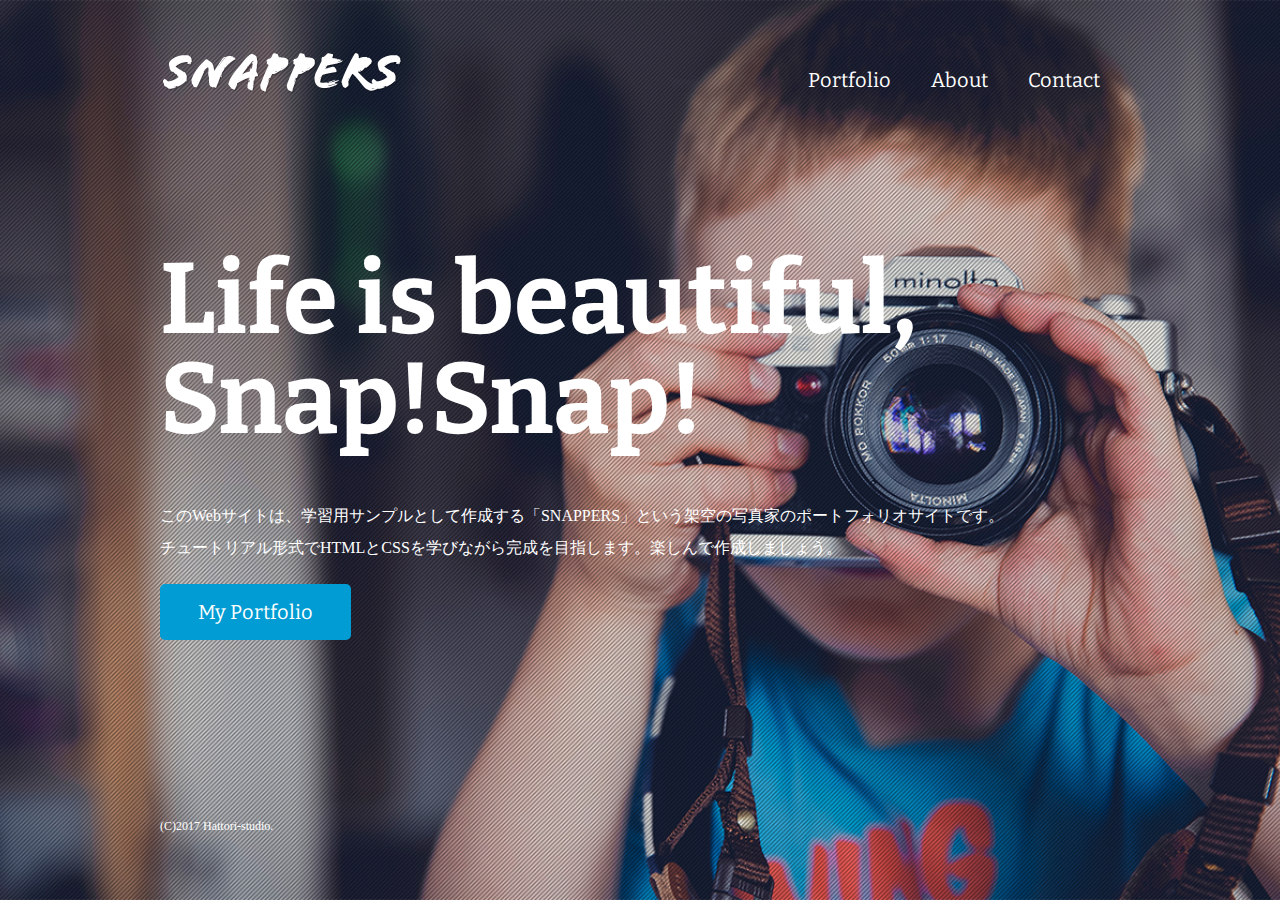
<file: docs/index.html>
<!DOCTYPE html>
<html>
<head>
<meta charset="UTF-8">
<title>風景写真家「SNAPPERS」 Official Website</title>
<link href="https://fonts.googleapis.com/css2?family=Bitter:wght@400;700&display=swap" rel="stylesheet">
<link href="css/style.css" rel="stylesheet">
</head>
<body id="index">
<header>
<div class="logo">
<a href="index.html"><img src="images/logo.png" alt="SNAPPERS"></a>
</div>
<nav>
<ul class="global-nav">
<li><a href="portfolio.html">Portfolio</a></li>
<li><a href="about.html">About</a></li>
<li><a href="contact.html">Contact</a></li>
</ul>
</nav>
</header>
<div id="wrap">
<div class="content">
    <h1>Life is beautiful, Snap!Snap!</h1>
    <p>このWebサイトは、学習用サンプルとして作成する「SNAPPERS」という架空の写真家のポートフォリオサイトです。<br>チュートリアル形式でHTMLとCSSを学びながら完成を目指します。楽しんで作成しましょう。</p>
    <p class="btn"><a href="portfolio.html">My Portfolio</a></p>
</div>
</div>
<footer>
<small>(C)2017 Hattori-studio.</small>
</footer>
</body>
</html>
</file>
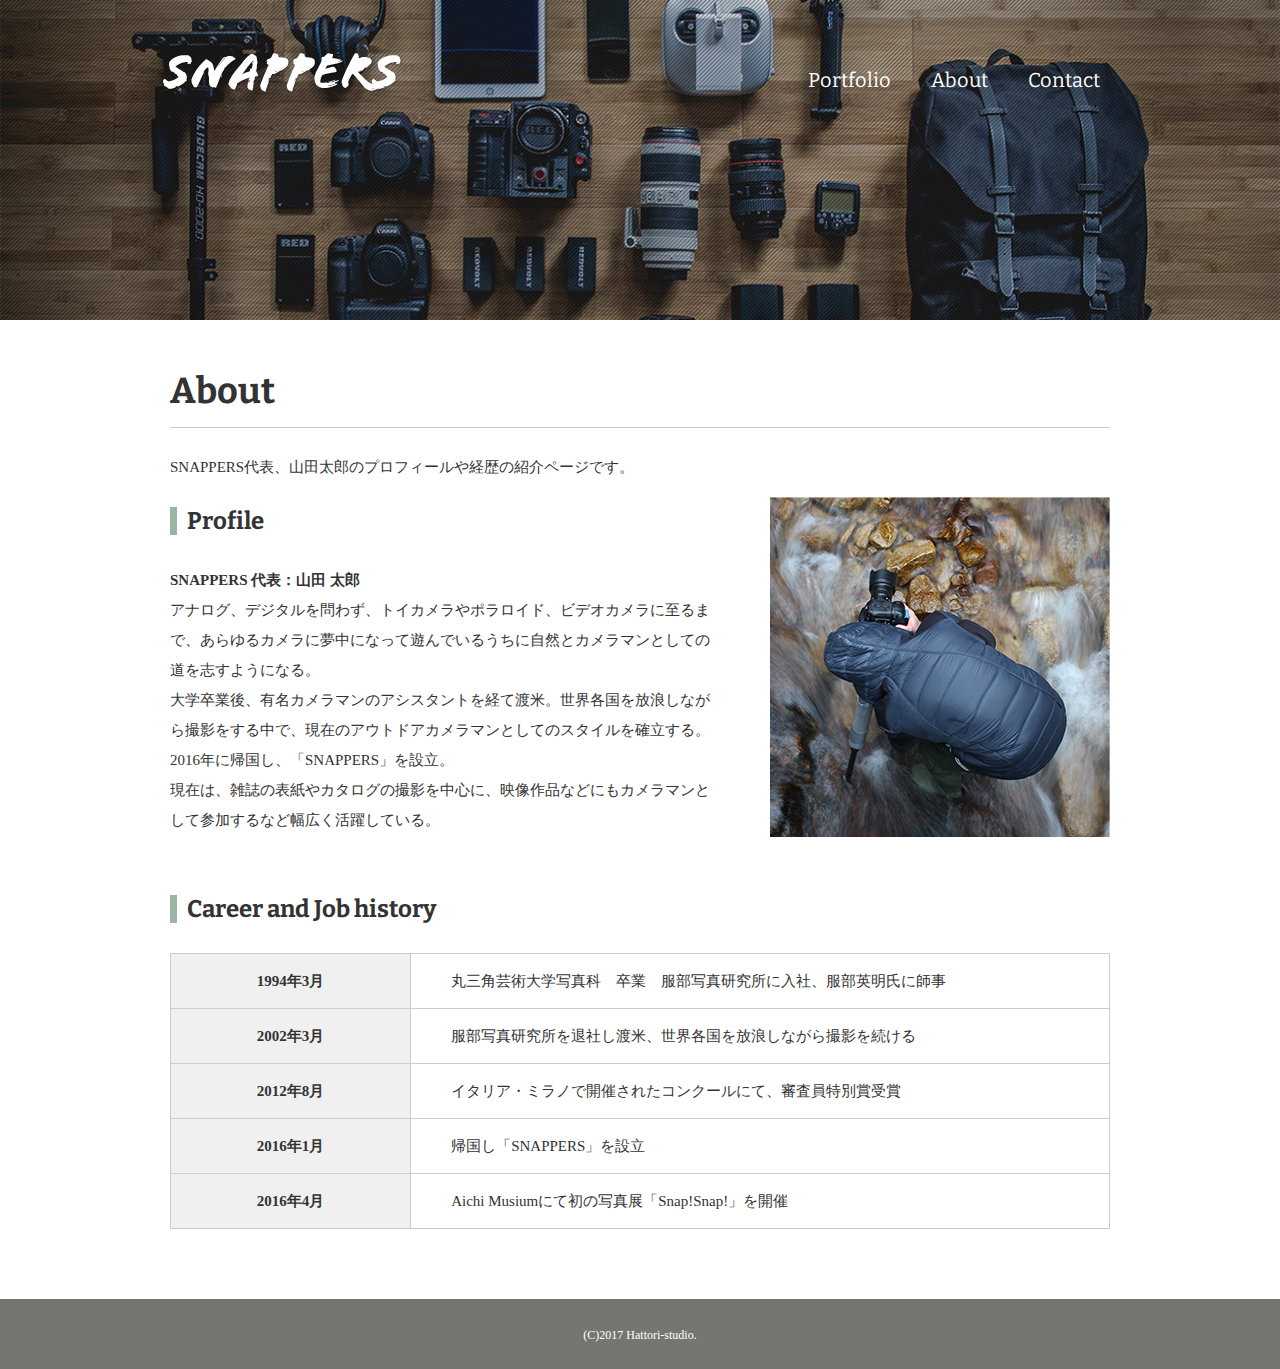
<file: docs/about.html>
<!DOCTYPE html>
<html>
<head>
<meta charset="UTF-8">
<title>About | 風景写真家 「SNAPPERS」</title>
<link href="https://fonts.googleapis.com/css2?family=Bitter:wght@400;700&display=swap" rel="stylesheet">
<link href="css/style.css" rel="stylesheet">
</head>
<body id="about">
<header>
<div class="logo">
<a href="index.html"><img src="images/logo.png" alt="SNAPPERS"></a>
</div>
<nav>
<ul class="global-nav">
<li><a href="portfolio.html">Portfolio</a></li>
<li><a href="about.html">About</a></li>
<li><a href="contact.html">Contact</a></li>
</ul>
</nav>
</header>
<div id="wrap">
<div class="content">
    <div class="main-center">
        <h1>About</h1>
        <p>SNAPPERS代表、山田太郎のプロフィールや経歴の紹介ページです。</p>
        <section class="profile clearfix">
            <div class="profile-txt">
                <h2 class="icon">Profile</h2>
                <p><span>SNAPPERS 代表：山田 太郎</span><br>アナログ、デジタルを問わず、トイカメラやポラロイド、ビデオカメラに至るまで、あらゆるカメラに夢中になって遊んでいるうちに自然とカメラマンとしての道を志すようになる。<br>大学卒業後、有名カメラマンのアシスタントを経て渡米。世界各国を放浪しながら撮影をする中で、現在のアウトドアカメラマンとしてのスタイルを確立する。2016年に帰国し、「SNAPPERS」を設立。<br>現在は、雑誌の表紙やカタログの撮影を中心に、映像作品などにもカメラマンとして参加するなど幅広く活躍している。</p>
            </div>
            <img src="images/about-profile.png" alt="山田太郎プロフィール画像" class="profile-image">
        </section>
        <section class="career">
            <h2 class="icon">Career and Job history</h2>
            <table>
                <tr>
                    <th>1994年3月</th>
                    <td>丸三角芸術大学写真科　卒業　服部写真研究所に入社、服部英明氏に師事</td>
                </tr>
                <tr>
                    <th>2002年3月</th>
                    <td>服部写真研究所を退社し渡米、世界各国を放浪しながら撮影を続ける</td>
                </tr>
                <tr>
                    <th>2012年8月</th>
                    <td>イタリア・ミラノで開催されたコンクールにて、審査員特別賞受賞</td>
                </tr>
                <tr>
                    <th>2016年1月</th>
                    <td>帰国し「SNAPPERS」を設立</td>
                </tr>
                <tr>
                    <th>2016年4月</th>
                    <td>Aichi Musiumにて初の写真展「Snap!Snap!」を開催</td>
                </tr>

            </table>
        </section>
    </div>
</div>
</div>
<footer>
<small>(C)2017 Hattori-studio.</small>
</footer>
</body>
</html>
</file>
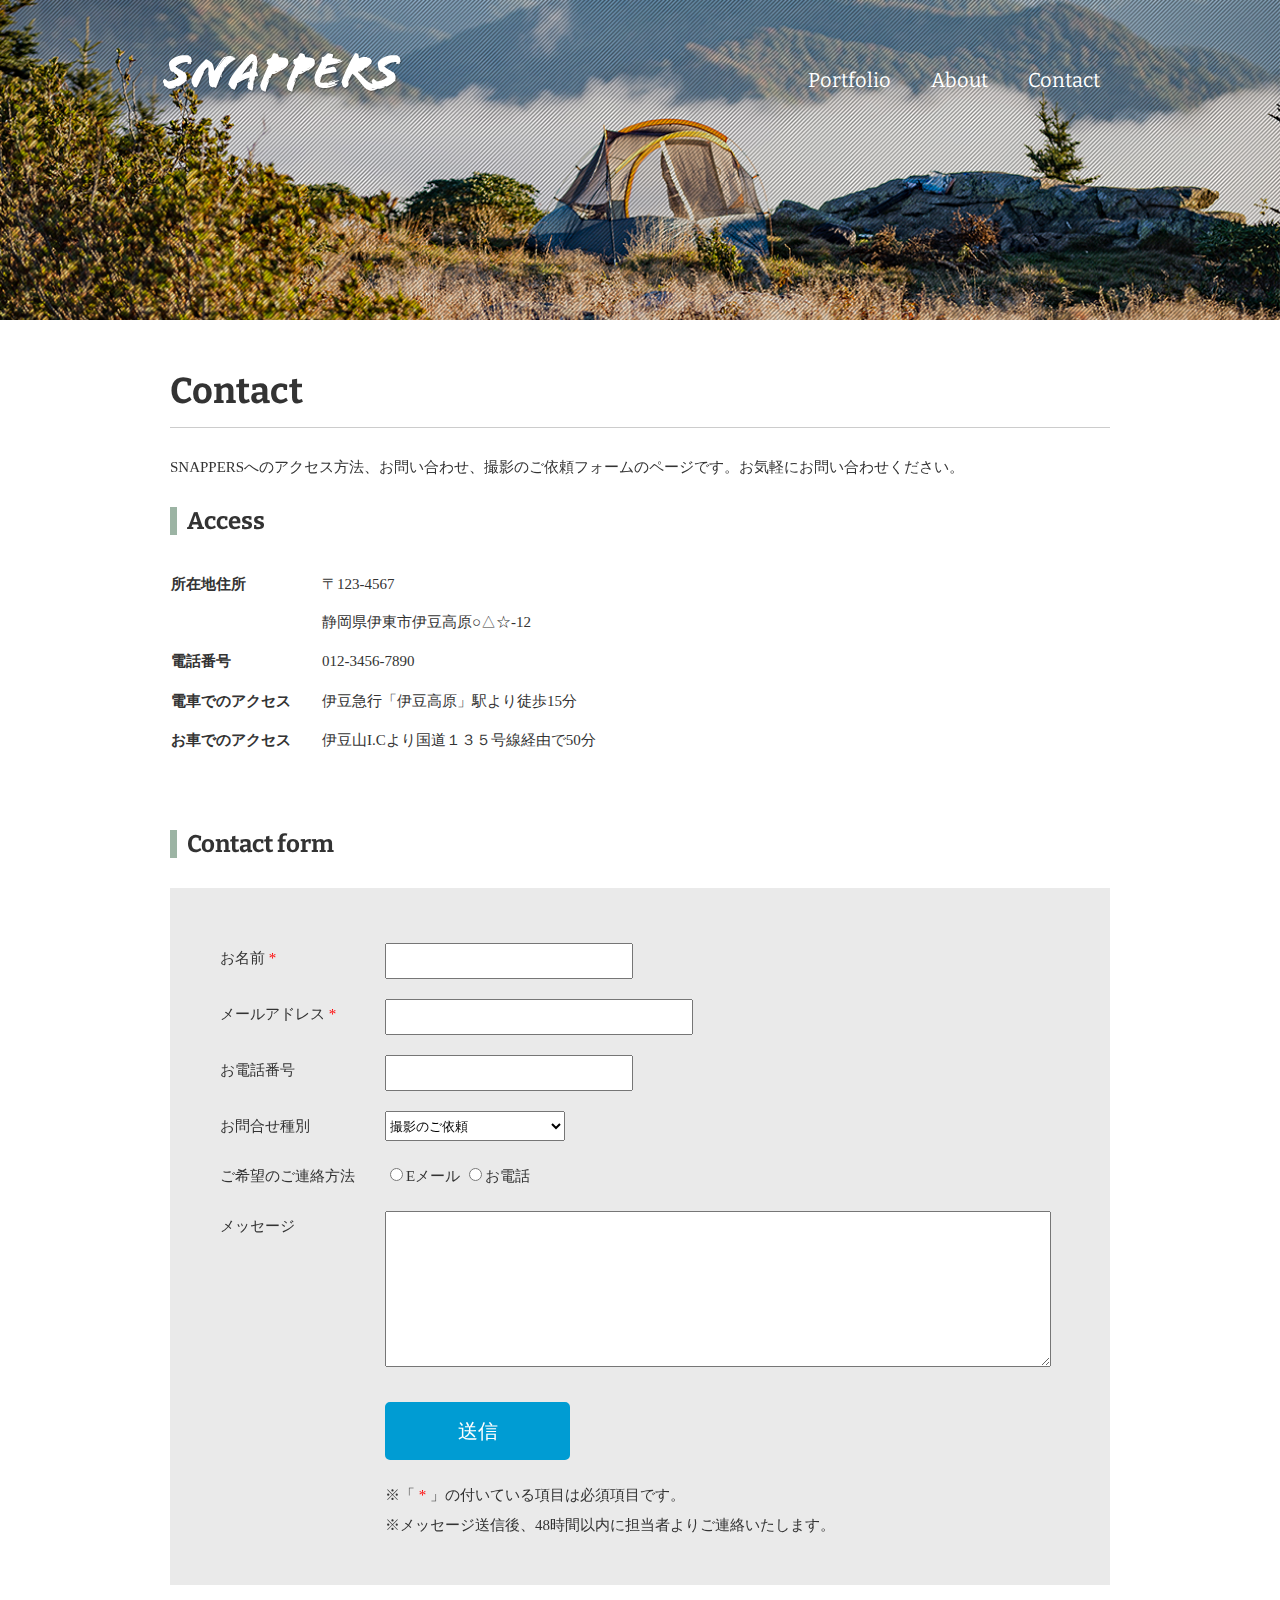
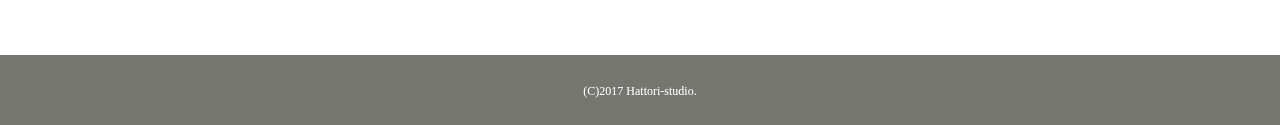
<file: docs/contact.html>
<!DOCTYPE html>
<html>
<head>
<meta charset="UTF-8">
<title>Contact | 風景写真家「SNAPPERS」</title>
<link href="https://fonts.googleapis.com/css2?family=Bitter:wght@400;700&display=swap" rel="stylesheet">
<link href="css/style.css" rel="stylesheet">
</head>
<body id="contact">
<header>
<div class="logo">
<a href="index.html"><img src="images/logo.png" alt="SNAPPERS"></a>
</div>
<nav>
<ul class="global-nav">
<li><a href="portfolio.html">Portfolio</a></li>
<li><a href="about.html">About</a></li>
<li><a href="contact.html">Contact</a></li>
</ul>
</nav>
</header>
<div id="wrap">
<div class="content">
    <div class="main-center">
        <h1>Contact</h1>
        <p>SNAPPERSへのアクセス方法、お問い合わせ、撮影のご依頼フォームのページです。お気軽にお問い合わせください。</p>
        <section class="access clearfix">
            <h2 class="icon">Access</h2>
            <table>
                <tr>
                    <th>所在地住所</th>
                    <td>〒123-4567<br>静岡県伊東市伊豆高原○△☆-12</td>
                </tr>
                <tr>
                    <th>電話番号</th>
                    <td>012-3456-7890</td>
                </tr>
                <tr>
                    <th>電車でのアクセス</th>
                    <td>伊豆急行「伊豆高原」駅より徒歩15分</td>
                </tr>
                <tr>
                    <th>お車でのアクセス</th>
                    <td>伊豆山I.Cより国道１３５号線経由で50分</td>
                </tr>
            </table>
            <iframe src="https://www.google.com/maps/embed?pb=!1m18!1m12!1m3!1d13092.094072977066!2d139.10368367650733!3d34.88075573897562!2m3!1f0!2f0!3f0!3m2!1i1024!2i768!4f13.1!3m3!1m2!1s0x6019dcd319ce2d9f%3A0xbc111be9ad0e0569!2z5LyK6LGG6auY5Y6f!5e0!3m2!1sja!2sjp!4v1635729905963!5m2!1sja!2sjp" width="460" height="220" style="border:0;" allowfullscreen="" loading="lazy"></iframe>
        </section>
        <section>
            <h2 class="icon">Contact form</h2>
            <div class="form">
                <form>
                    <dl>
                        <dt><span class="required">お名前</span></dt>
                        <dd><input type="text" name="name" class="name" required></dd>
                        <dt><span class="required">メールアドレス</span></dt>
                        <dd><input type="email" name="email" class="email" required></dd>
                        <dt>お電話番号</dt>
                        <dd><input type="tel" class="tel"></dd>
                        <dt>お問合せ種別</dt>
                        <dd>
                            <select name="type" class="type">
                                <option value="撮影のご依頼">撮影のご依頼</option>
                                <option value="講演・各種メディア出演のご依頼">講演・各種メディア出演のご依頼</option>
                                <option value="その他お問い合わせ">その他お問い合わせ</option>
                            </select>
                        </dd>
                        <dt>ご希望のご連絡方法</dt>
                        <dd>
                            <input type="radio" name="contact" value="Eメール">Eメール
                            <input type="radio" name="contact" value="お電話">お電話
                        </dd>
                        <dt>メッセージ</dt>
                        <dd><textarea name="message" class="message"></textarea></dd>
                    </dl>
                    <button type="submit" class="btn">送信</button>
                    <div class="attention">
                        <p>※「<span class="required"></span>」の付いている項目は必須項目です。<br>※メッセージ送信後、48時間以内に担当者よりご連絡いたします。</p>
                    </div>
                </form>
            </div>
        </section>
    </div>
</div>
</div>
<footer>
<small>(C)2017 Hattori-studio.</small>
</footer>
</body>
</html>
</file>
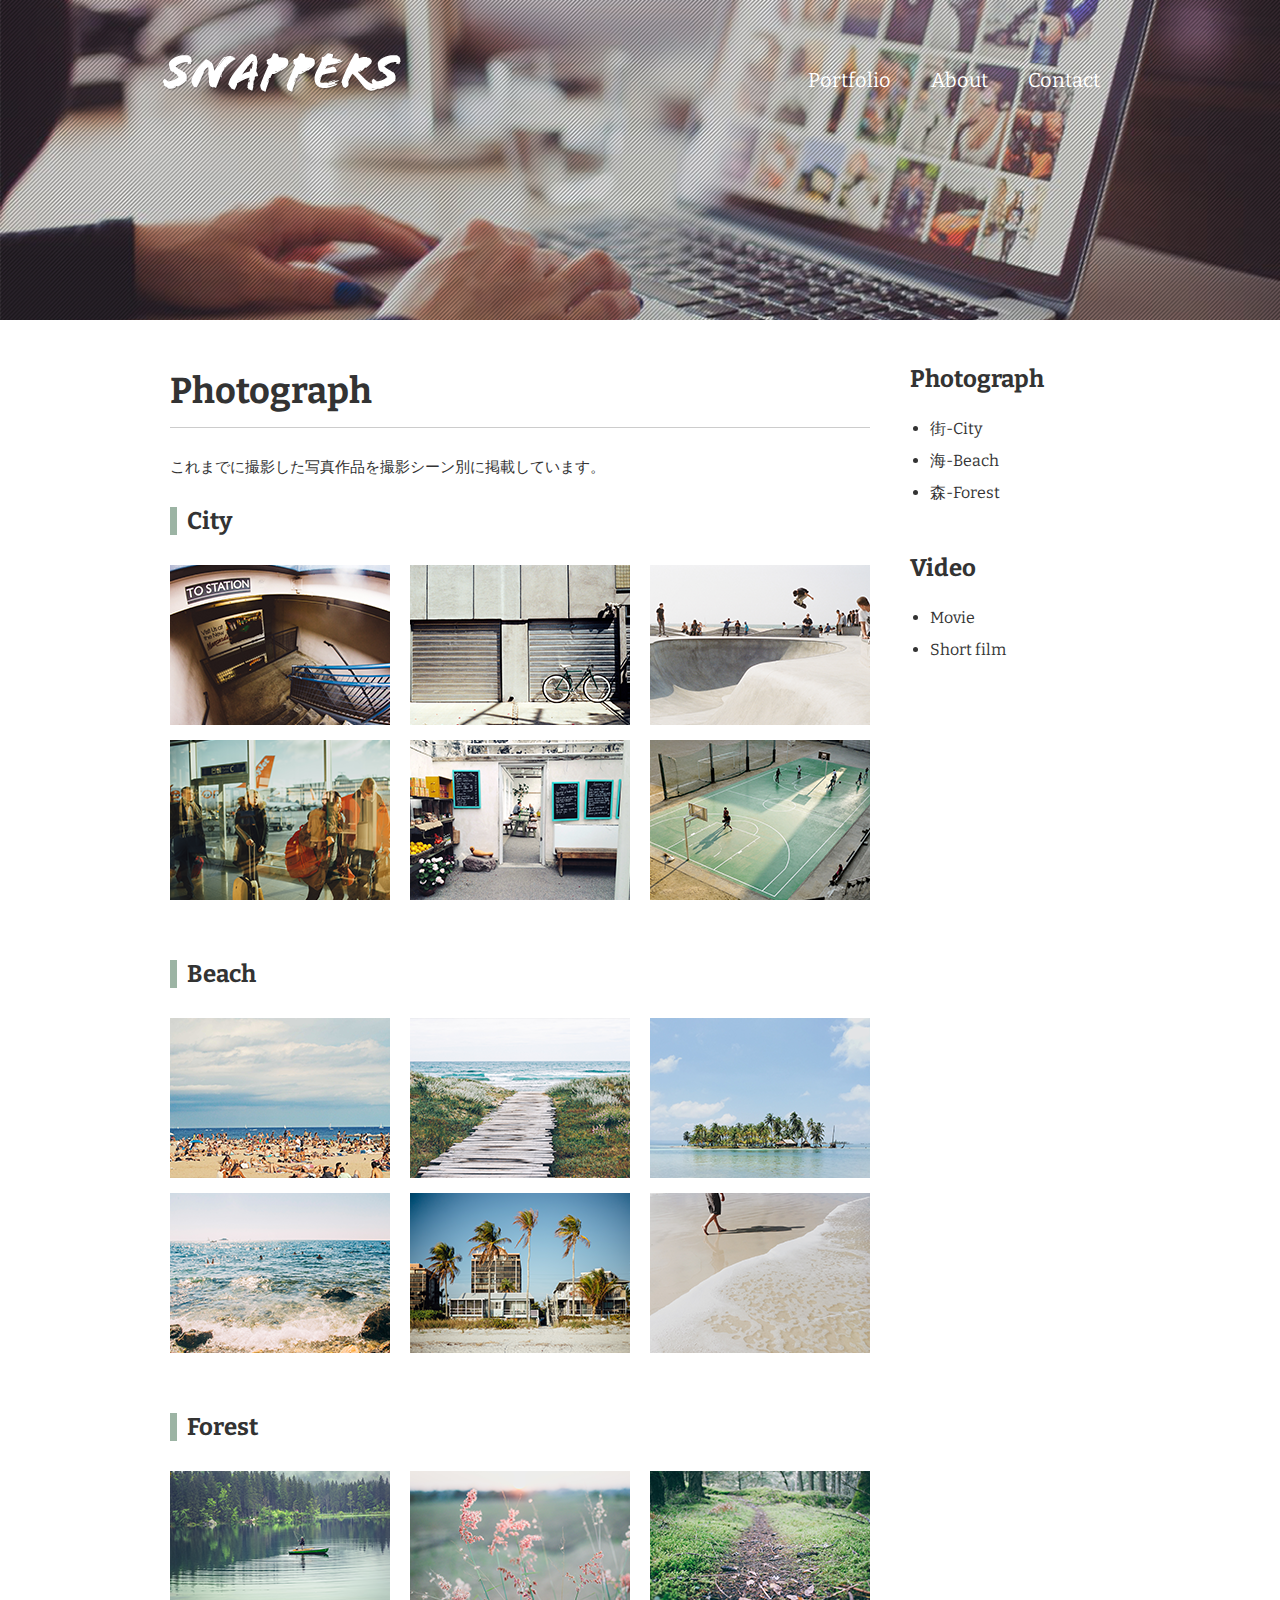
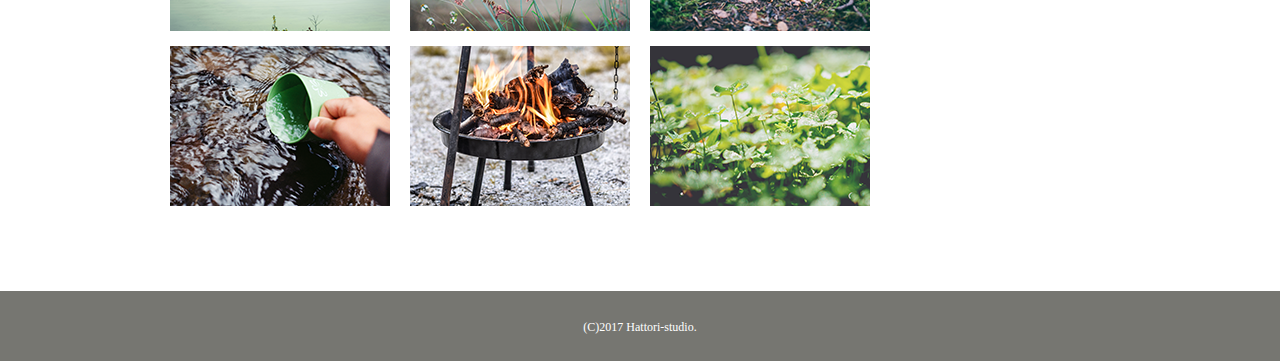
<file: docs/photograph.html>
<!DOCTYPE html>
<html>
<head>
<meta charset="UTF-8">
<title>Photograph | 風景写真家「SNAPPERS」</title>
<link href="https://fonts.googleapis.com/css2?family=Bitter:wght@400;700&display=swap" rel="stylesheet">
<link href="css/style.css" rel="stylesheet">
</head>
<body id="photograph">
<header>
<div class="logo">
<a href="index.html"><img src="images/logo.png" alt="SNAPPERS"></a>
</div>
<nav>
<ul class="global-nav">
<li><a href="portfolio.html">Portfolio</a></li>
<li><a href="about.html">About</a></li>
<li><a href="contact.html">Contact</a></li>
</ul>
</nav>
</header>
<div id="wrap" class="clearfix">
<div class="content">
    <div class="main">
        <h1>Photograph</h1>
        <p>これまでに撮影した写真作品を撮影シーン別に掲載しています。</p>
        <section id="city">
            <h2 class="icon">City</h2>
            <ul class="clearfix photograph-list">
                <li><img src="images/photograph-city-01.png" alt="駅への階段"></li>
                <li><img src="images/photograph-city-02.png" alt="自転車とシャッター"></li>
                <li><img src="images/photograph-city-03.png" alt="スケートパーク"></li>
                <li><img src="images/photograph-city-04.png" alt="エアポート"></li>
                <li><img src="images/photograph-city-05.png" alt="雑貨を扱う店舗"></li>
                <li><img src="images/photograph-city-06.png" alt="ストリートバスケ"></li>
            </ul>
        </section>
        <section id="beach">
            <h2 class="icon">Beach</h2>
            <ul class="clearfix photograph-list">
                <li><img src="images/photograph-beach-01.png" alt="海水浴場"></li>
                <li><img src="images/photograph-beach-02.png" alt="ビーチへ続く道"></li>
                <li><img src="images/photograph-beach-03.png" alt="離れ小島"></li>
                <li><img src="images/photograph-beach-04.png" alt="岩場と波"></li>
                <li><img src="images/photograph-beach-05.png" alt="ヤシの木"></li>
                <li><img src="images/photograph-beach-06.png" alt="波打ち際"></li>
            </ul>
        </section>
        <section id="forest">
            <h2 class="icon">Forest</h2>
            <ul class="clearfix photograph-list">
                <li><img src="images/photograph-forest-01.png" alt="池と小舟"></li>
                <li><img src="images/photograph-forest-02.png" alt="可憐な花"></li>
                <li><img src="images/photograph-forest-03.png" alt="森の小径"></li>
                <li><img src="images/photograph-forest-04.png" alt="清流をカップで掬う"></li>
                <li><img src="images/photograph-forest-05.png" alt="焚き火台"></li>
                <li><img src="images/photograph-forest-06.png" alt="新芽と若葉"></li>
            </ul>
        </section>
    </div>
    <aside class="sidebar">
        <section>
            <h2>Photograph</h2>
            <ul>
                <li><a href="photograph.html#city">街-City</a></li>
                <li><a href="photograph.html#beach">海-Beach</a></li>
                <li><a href="photograph.html#forest">森-Forest</a></li>
            </ul>
        </section>
        <section>
            <h2>Video</h2>
            <ul>
                <li><a href="video.html#movie">Movie</a></li>
                <li><a href="video.html#short-film">Short film</a></li>
            </ul>
        </section>
    </aside>
</div>
</div>
<footer>
<small>(C)2017 Hattori-studio.</small>
</footer>
</body>
</html>
</file>
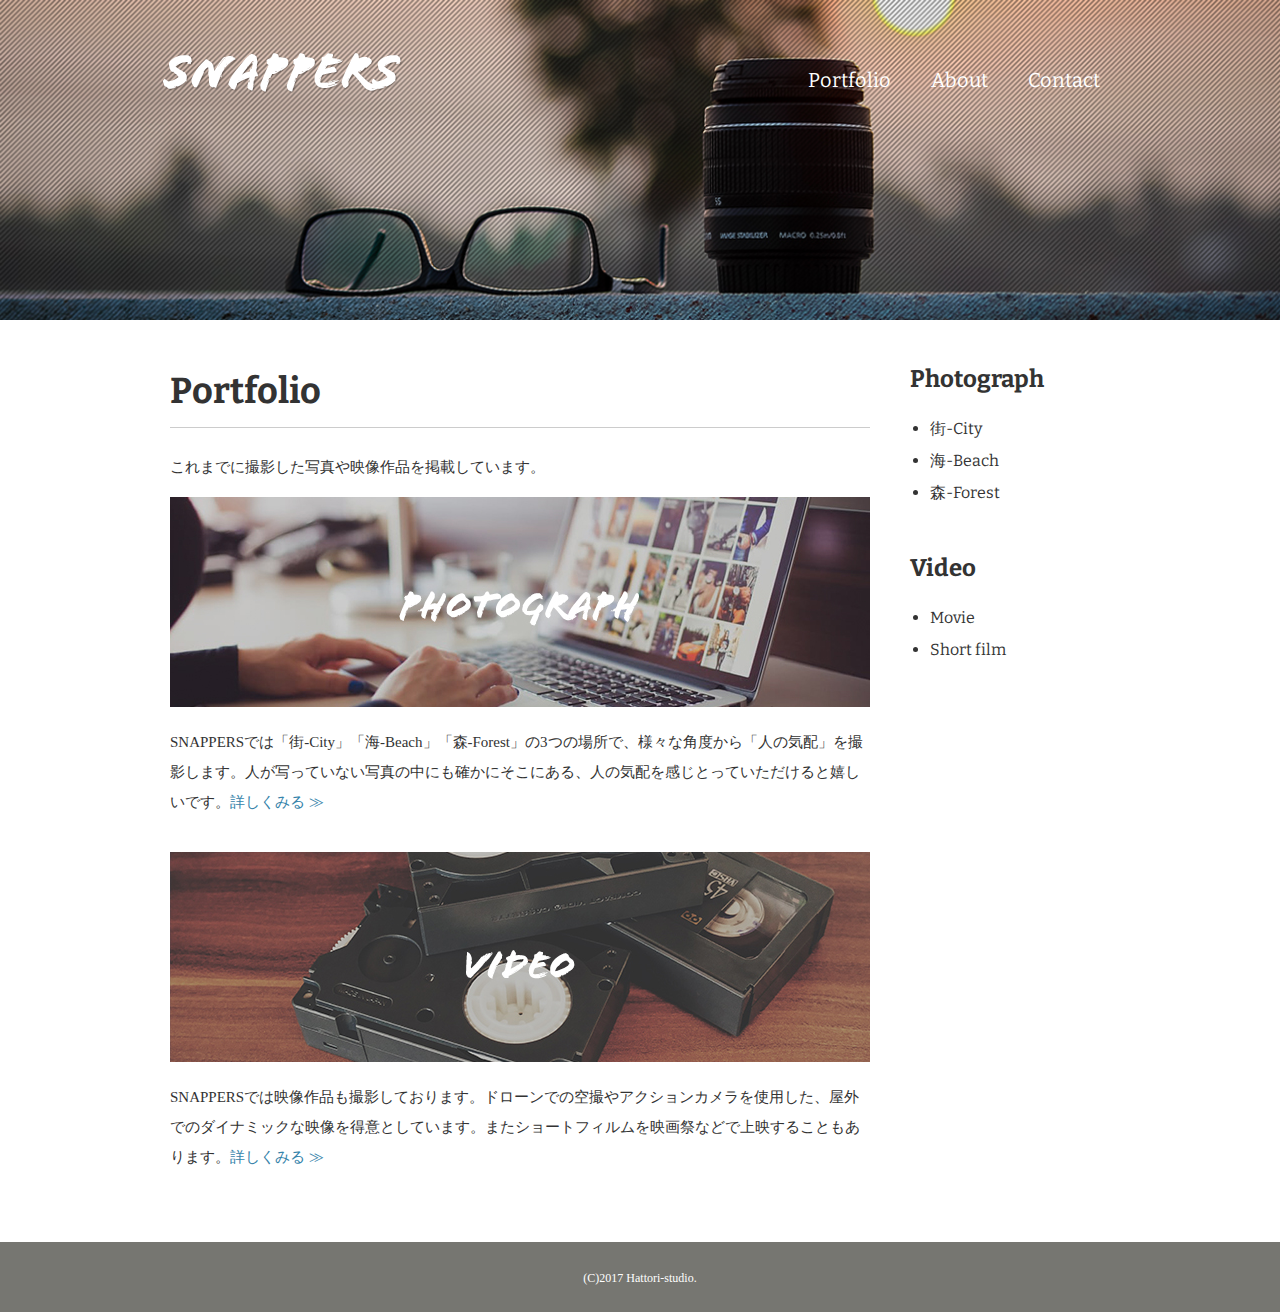
<file: docs/portfolio.html>
<!DOCTYPE html>
<html>
<head>
<meta charset="UTF-8">
<title>Portfolio | 風景写真家「SNAPPERS」</title>
<link href="https://fonts.googleapis.com/css2?family=Bitter:wght@400;700&display=swap" rel="stylesheet">
<link href="css/style.css" rel="stylesheet">
</head>
<body id="portfolio">
<header>
<div class="logo">
<a href="index.html"><img src="images/logo.png" alt="SNAPPERS"></a>
</div>
<nav>
<ul class="global-nav">
<li><a href="portfolio.html">Portfolio</a></li>
<li><a href="about.html">About</a></li>
<li><a href="contact.html">Contact</a></li>
</ul>
</nav>
</header>
<div id="wrap" class="clearfix">
<div class="content">
    <div class="main">
        <h1>Portfolio</h1>
        <p>これまでに撮影した写真や映像作品を掲載しています。</p>
        <section>
            <h2><a href="photograph.html"><img src="images/portfolio-photo.jpg" alt="PHOTOGRAPH"></a></h2>
            <p>SNAPPERSでは「街-City」「海-Beach」「森-Forest」の3つの場所で、様々な角度から「人の気配」を撮影します。人が写っていない写真の中にも確かにそこにある、人の気配を感じとっていただけると嬉しいです。<a href="photograph.html">詳しくみる ≫</a></p>
        </section>
        <section>
            <h2><a href="video.html"><img src="images/portfolio-video.jpg" alt="VIDEO"></a></h2>
            <p>SNAPPERSでは映像作品も撮影しております。ドローンでの空撮やアクションカメラを使用した、屋外でのダイナミックな映像を得意としています。またショートフィルムを映画祭などで上映することもあります。<a href="video.html">詳しくみる ≫</a></p>
        </section>
    </div>
    <aside class="sidebar">
        <section>
            <h2>Photograph</h2>
            <ul>
                <li><a href="photograph.html#city">街-City</a></li>
                <li><a href="photograph.html#beach">海-Beach</a></li>
                <li><a href="photograph.html#forest">森-Forest</a></li>
            </ul>
        </section>
        <section>
            <h2>Video</h2>
            <ul>
                <li><a href="video.html#movie">Movie</a></li>
                <li><a href="video.html#short-film">Short film</a></li>
            </ul>
        </section>
    </aside>
</div>
</div>
<footer>
<small>(C)2017 Hattori-studio.</small>
</footer>
</body>
</html>
</file>
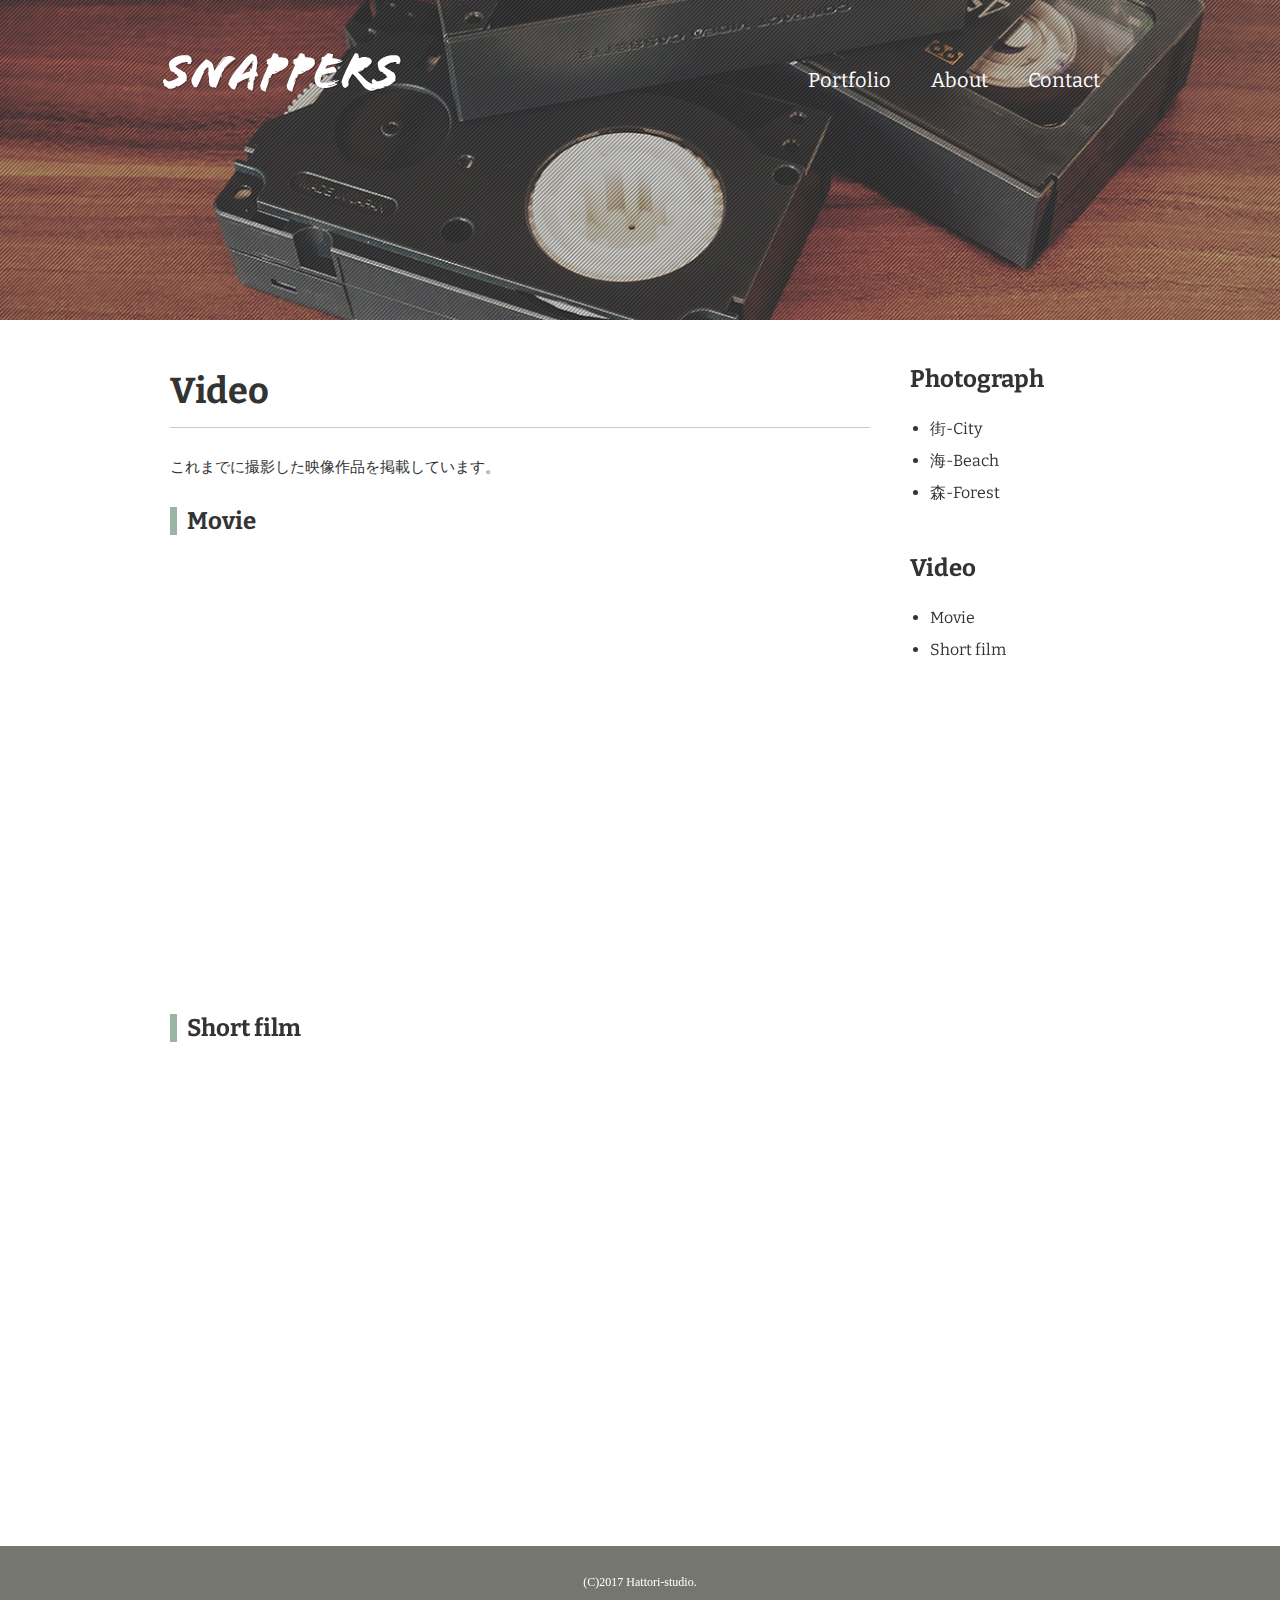
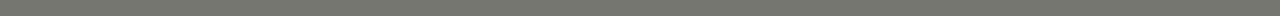
<file: docs/video.html>
<!DOCTYPE html>
<html>
<head>
<meta charset="UTF-8">
<title>Video｜風景写真家「SNAPPERS」</title>
<link href="https://fonts.googleapis.com/css?family=Bitter:400,700" rel="stylesheet">
<link href="css/style.css" rel="stylesheet">
</head>
<body id="video">
  
  <!-- header始まり -->
  <header>
    <div class="logo">
      <a href="index.html"><img src="images/logo.png" alt="SNAPPERS"></a>
    </div>
    <nav>
      <ul class="global-nav">
        <li><a href="portfolio.html">Portfolio</a></li>
        <li><a href="about.html">About</a></li>
        <li><a href="contact.html">Contact</a></li>
      </ul>
    </nav>
  </header>
  <!-- header終わり -->
  
  <!-- wrap始まり -->
  <div id="wrap" class="clearfix">
    <div class="content">
      <div class="main">
        <h1>Video</h1>
        <p>これまでに撮影した映像作品を掲載しています。</p>
        <section id="movie">
          <h2 class="icon">Movie</h2>
          <iframe width="700" height="394" src="https://www.youtube.com/embed/DgNOX9lfck8" title="YouTube video player" frameborder="0" allow="accelerometer; autoplay; clipboard-write; encrypted-media; gyroscope; picture-in-picture" allowfullscreen></iframe>
        </section>
				<section id="short-film">
          <h2 class="icon">Short film</h2>
          <iframe width="700" height="394" src="https://www.youtube.com/embed/NSojQoROjHk" title="YouTube video player" frameborder="0" allow="accelerometer; autoplay; clipboard-write; encrypted-media; gyroscope; picture-in-picture" allowfullscreen></iframe>          
        </section>
      </div>
      <aside class="sidebar">
        <section>
          <h2>Photograph</h2>
          <ul>
            <li><a href="photograph.html#city">街-City</a></li>
            <li><a href="photograph.html#beach">海-Beach</a></li>
            <li><a href="photograph.html#forest">森-Forest</a></li>
          </ul>
        </section>
        <section>
          <h2>Video</h2>
          <ul>
            <li><a href="video.html#movie">Movie</a></li>
            <li><a href="video.html#short">Short film</a></li>
          </ul>
        </section>
      </aside>
    </div>
  </div>
  <!-- wrap終わり -->
  
  <!-- footer始まり -->
  <footer>
    <small>(C)2017 Hattori-studio.</small>
  </footer>
  <!-- footer終わり -->
  
</body>
</html>
</file>
<file: docs/css/style.css>
@charset "utf-8";

body {
    margin: 0;
    padding: 0;
    background-color: #cccccc;
    color: #333333;
    font-size: 15px;
    line-height: 2;
}

p,h1,h2,h3,h4,h5,h6 {
    margin-top: 0;
}

img {
    vertical-align: bottom;
}

ul {
    margin: 0;
    padding: 0;
}

a {
    color: #3583aa;
    text-decoration: none;
}

a:visited {
    color: #788d98;
}

a:hover {
    text-decoration: underline;
}

header {
    width: 960px;
    height: 100px;
    margin: 0 auto;
}

.logo {
    float: left;
    margin-top: 50px;
}

.global-nav {
    float: right;
    margin-top: 60px;
}

.global-nav li {
    float: left;
    margin: 0 20px;
    font-size: 20px;
    list-style: none;
    font-family: 'Bitter', serif;
}

.global-nav li a {
    color: #ffffff;
}

.global-nav li a:hover {
    border-bottom: 2px solid #ffffff;
    padding-bottom: 3px;
    text-decoration: none;
}

#wrap {
    clear: both;
    background-color: #ffffff;
    margin-top:  220px;
    padding: 35px 0;
}

.content {
    width: 960px;
    margin: 0 auto;
}

footer {
    text-align: center;
    color: #ffffff;
    padding: 20px 0;
    background-color: #767671;
}

footer small {
    font-size: 12px;
}

#index h1 {
    font-size: 100px;
    line-height: 1;
    color: #ffffff;
    font-family: 'Bitter', serif;
    margin-bottom: 50px;
    border: none;
}

#index .content {
    margin-top: 150px;
}

#index p {
    font-size: 16px;
    color: #ffffff;
}

.btn a {
    background-color: #009cd3;
    color: #ffffff;
    font-size: 20px;
    font-family: 'Bitter', serif;
    width: 185px;
    display: block;
    text-align: center;
    line-height: 50px;
    margin-top: 20px;
    border-radius: 5px;
    border: 3px solid #009cd3;
}

.btn a:hover {
    text-decoration: none;
    background-color: #ffffff;
    color: #009cd3;
}

#index footer {
    width: 960px;
    margin: 150px auto 0 auto;
    text-align: left;
    background-color: transparent;
}

#index {
    background-image: url(../images/bg-index.jpg);
    background-repeat: no-repeat;
    background-position: center center;
    background-attachment: fixed;
    background-size: cover;
}

#about {
    background-image: url(../images/bg-about.jpg);
    background-repeat: no-repeat;
    background-position: center top;
    background-attachment: fixed;
    background-size: 100% auto;
}

.main-center {
    width: 940px;
    margin: 0 auto;
}

h1 {
    font-family: 'Bitter', serif;
    font-size: 36px;
    border-bottom: 1px solid #cccccc;
}

h2 {
    font-family: 'Bitter', serif;
    font-size: 24px;
}

.icon:before {
    content: "";
    padding-right: 10px;
    border-left: 7px solid #9cb4a4;
}

#about .profile-txt {
    width: 540px;
    float: left;
}

#about .profile-txt span {
    font-weight: bold;
}

#about .profile-image {
    float: right;
}

.clearfix:after {
    content: "";
    display: block;
    clear: both;
}

section {
    margin-bottom: 35px;
}

#about .career th {
    width: 240px;
    background-color: #f0f0f0;
    padding: 12px 0;
    border: 1px solid #cccccc;
}

#about .career td {
    width: 660px;
    padding: 12px 0 12px 40px;
    border: 1px solid #cccccc;
}

table {
    border-spacing: 0;
    border-collapse: collapse;
}

#index #wrap {
    background-color: transparent;
    margin-top: 0;
    padding: 0;
}

#portfolio {
    background-image: url(../images/bg-portfolio.jpg);
    background-repeat: no-repeat;
    background-position: center top;
    background-attachment: fixed;
    background-size: 100% auto;
}

.main {
    width: 700px;
    margin: 0 10px;
    float: left;
}

.sidebar {
    width: 200px;
    margin: 0 10px 0 30px;
    float: right;
    font-family: 'Bitter', serif;
}

a img:hover {
    opacity: 0.8;
}

.sidebar h2 {
    margin-bottom: 10px;
}

.sidebar ul {
    font-size: 16px;
    margin-left: 20px;
}

.sidebar ul a {
    color: #333333;
}

#photograph {
    background-image: url(../images/bg-photograph.jpg);
    background-repeat: no-repeat;
    background-position: center top;
    background-attachment: fixed;
    background-size: 100% auto;
}

#photograph .photograph-list li {
    float: left;
    list-style: none;
    margin: 0 20px 15px 0;
}

#photograph .photograph-list li:nth-child(3n) {
    margin-right: 0;
}

#video {
    background-image: url(../images/bg-video.jpg);
    background-repeat: no-repeat;
    background-position: center top;
    background-attachment: fixed;
    background-size: 100% auto;
}

#contact {
    background-image: url(../images/bg-contact.jpg);
    background-repeat: no-repeat;
    background-position: center top;
    background-attachment: fixed;
    background-size: 100% auto;
}

#contact .access table {
    float: left;
}

#contact .access th,
#contact .access td {
    text-align: left;
    vertical-align: top;
    line-height: 2.5;
}

#contact .access td {
    padding-left: 30px;
}

#contact .access iframe {
    width: 460px;
    float: right;
}

#contact .form {
    background-color: #eaeaea;
    padding: 30px 50px;
}

#contact .form dl dt {
    width: 165px;
    padding: 10px 0;
    float: left;
    clear: both;
}

#contact .form dl dd {
    padding: 10px 0;
}

#contact .form .name {
    width :240px;
    height: 30px;
}

#contact .form .email {
    width: 300px;
    height: 30px;
}

#contact .form .tel {
    width: 240px;
    height: 30px;
}

#contact .form .type {
    width: 180px;
    height: 30px;
}

#contact .form .message {
    width: 660px;
    height: 150px;
}

#contact .form button {
    background-color: #009cd3;
    color: #ffffff;
    font-size: 20px;
    width: 185px;
    display: block;
    text-align: center;
    line-height: 50px;
    border-radius: 5px;
    border: 3px solid #009cd3;
    margin-left: 165px;
}

#contact .form button:hover {
    background-color: #ffffff;
    color: #009cd3;
    cursor: pointer;
}

#contact .form .required:after {
    content: " * ";
    color: #ff0000;
}

#contact .form .attention {
    margin: 20px 0 0 165px;
}
</file>
